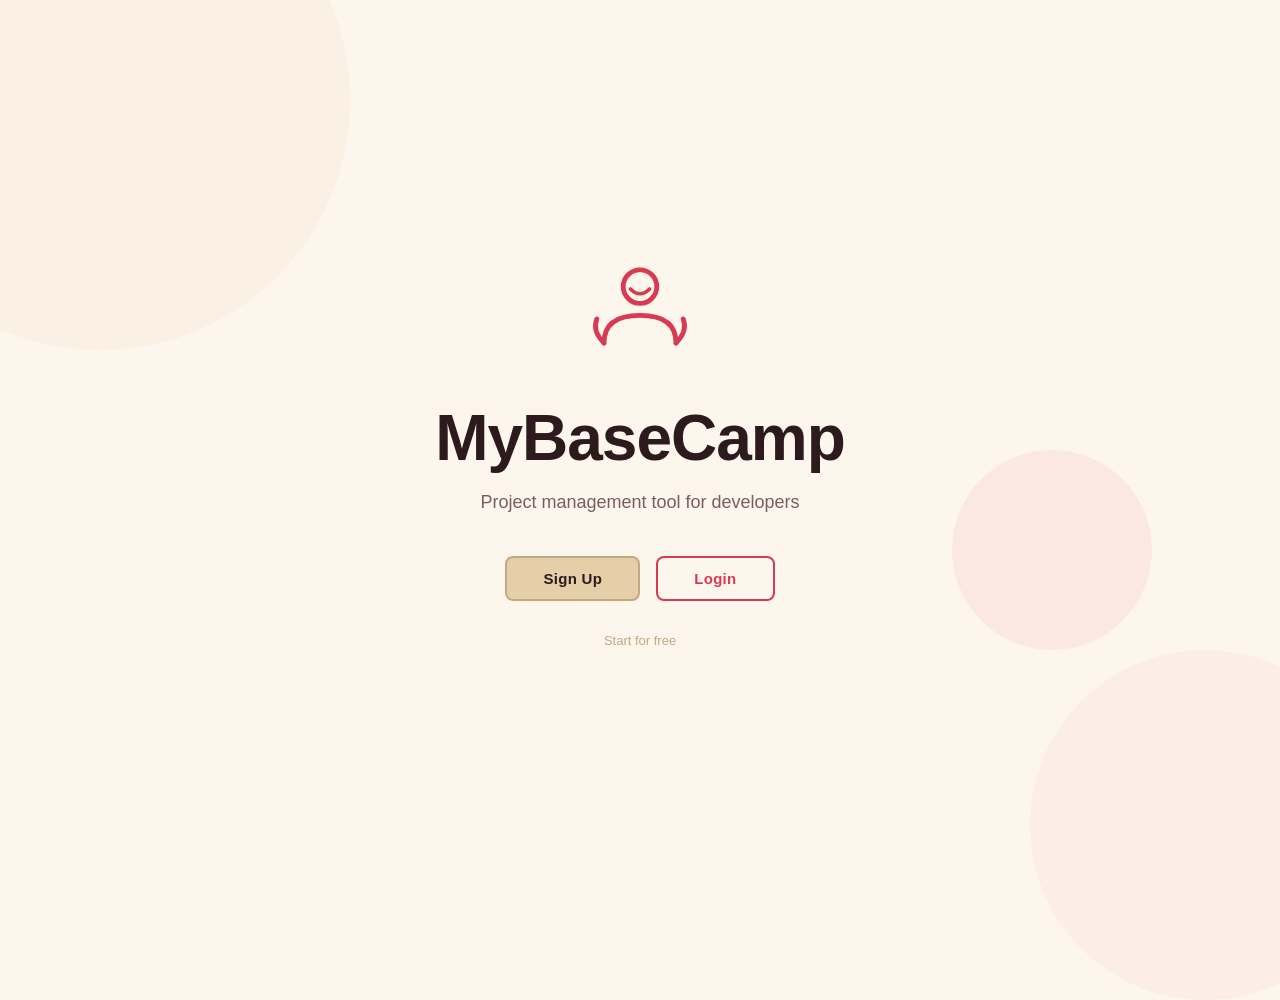
<file: index.html>
<!DOCTYPE html>
<html lang="en">
<head>
  <meta charset="UTF-8">
  <meta name="viewport" content="width=device-width, initial-scale=1.0">
  <title>MyBaseCamp — Project Management Tool</title>
  <link rel="stylesheet" href="../css/style.css">
</head>
<body>

  <div class="bg-circle bg-circle-1"></div>
  <div class="bg-circle bg-circle-2"></div>
  <div class="bg-circle bg-circle-3"></div>

  <main class="container">

    <div class="logo-icon" id="logoIcon">
      <svg viewBox="0 0 100 100" fill="none" xmlns="http://www.w3.org/2000/svg">
        <!-- Head -->
        <circle cx="50" cy="28" r="14" stroke="#1D9E75" stroke-width="4"/>
        
        <path d="M20 75 Q20 52 50 52 Q80 52 80 75"
              stroke="#1D9E75" stroke-width="4" stroke-linecap="round"/>
        
        <path d="M20 75 Q10 65 14 55"
              stroke="#1D9E75" stroke-width="4" stroke-linecap="round"/>
        
        <path d="M80 75 Q90 65 86 55"
              stroke="#1D9E75" stroke-width="4" stroke-linecap="round"/>
        
        <path d="M42 30 Q50 38 58 30"
              stroke="#1D9E75" stroke-width="3" stroke-linecap="round" fill="none"/>
      </svg>
    </div>

    <h1 class="brand-name" id="brandName">MyBaseCamp</h1>

    <p class="tagline" id="tagline">Project management tool for developers</p>

    <div class="btn-group" id="btnGroup">
      <a href="pages/register.html" class="btn btn-primary" id="btnSignup">
        Sign Up
      </a>

      <a href="pages/login.html" class="btn btn-outline" id="btnLogin">
        Login
      </a>
    </div>

    <p class="footer-text" id="footerText">
      Start for free 
    </p>

  </main>

  <script src="../js/index.js"></script>

</body>
</html>
</file>
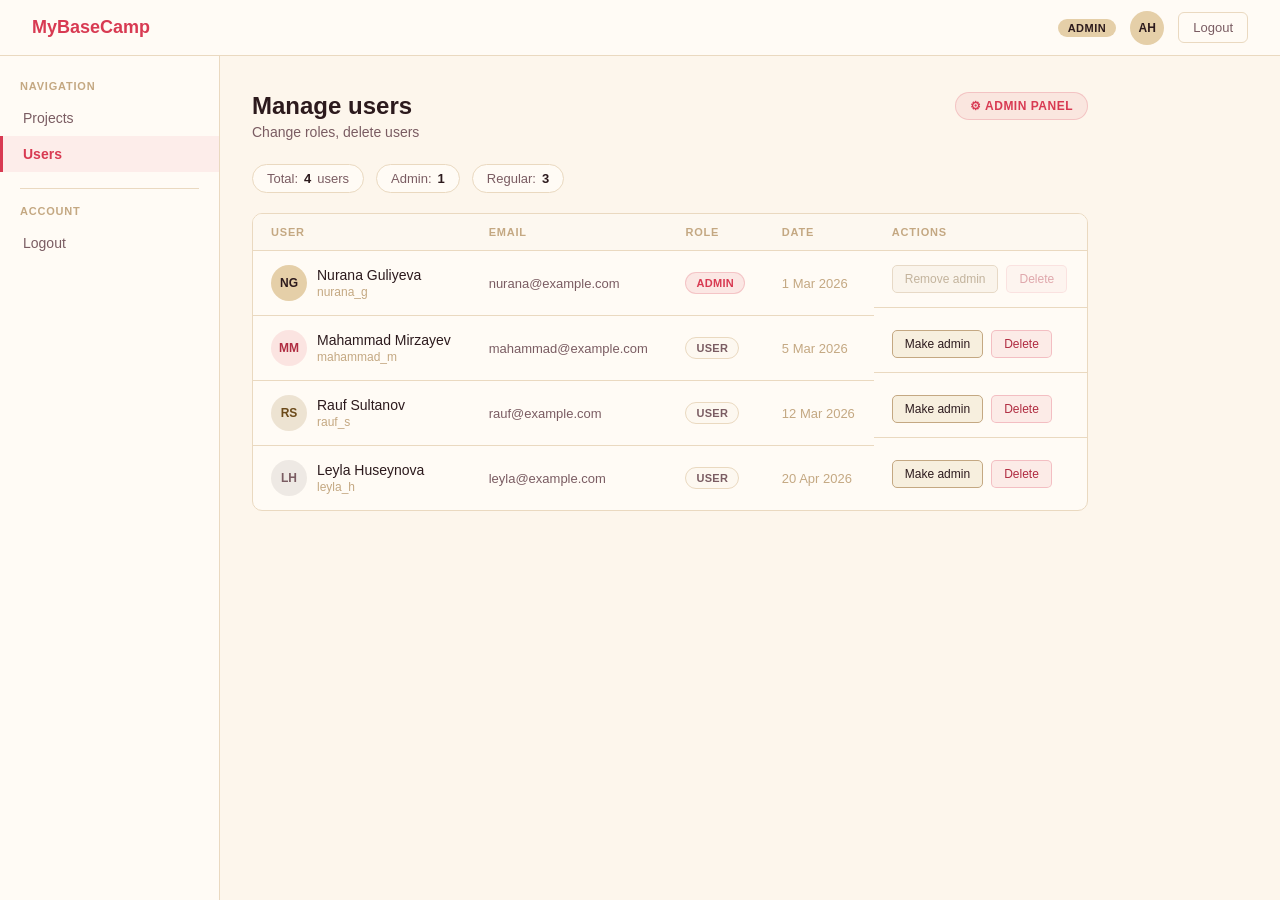
<file: pages/admin.html>
<!DOCTYPE html>
<html lang="en">
<head>
  <meta charset="UTF-8">
  <meta name="viewport" content="width=device-width, initial-scale=1.0">
  <title>Admin Panel — MyBaseCamp</title>
  <link rel="stylesheet" href="../css/admin.css">
</head>
<body>

  <nav>
    <a href="dashboard.html" class="logo">MyBaseCamp</a>

    <div class="nav-right">
      <span class="badge-admin">Admin</span>
      <div class="avatar">AH</div>
      <a href="login.html" class="btn-logout">Logout</a>
    </div>
  </nav>

  <div class="layout">

    <aside class="sidebar">
      <p class="sidebar-title">Navigation</p>
      <a href="dashboard.html" class="sidebar-link">Projects</a>
      <a href="admin.html" class="sidebar-link active">Users</a>

      <div class="sidebar-divider"></div>

      <p class="sidebar-title">Account</p>
      <a href="login.html" class="sidebar-link">Logout</a>
    </aside>

    <main class="main">

      <div class="page-header">
        <div>
          <h1 class="page-title">Manage users</h1>
          <p class="page-subtitle">Change roles, delete users</p>
        </div>

        <span class="admin-tag">⚙ Admin panel</span>
      </div>

      <div class="alert" id="alertBox"></div>

      <div class="summary-bar">
        <div class="summary-pill" id="statTotal">
          Total: <span>4</span> users
        </div>

        <div class="summary-pill" id="statAdmin">
          Admin: <span>1</span>
        </div>

        <div class="summary-pill" id="statUser">
          Regular: <span>3</span>
        </div>
      </div>

      <div class="table-wrapper">
        <table>
          <thead>
            <tr>
              <th>User</th>
              <th>Email</th>
              <th>Role</th>
              <th>Date</th>
              <th>Actions</th>
            </tr>
          </thead>

          <tbody>

            <tr data-user-id="1">
              <td>
                <div class="user-cell">
                  <div class="user-avatar av-green">NG</div>
                  <div>
                    <p class="user-fullname">Nurana Guliyeva</p>
                    <p class="user-date">nurana_g</p>
                  </div>
                </div>
              </td>

              <td class="email-cell">nurana@example.com</td>
              <td><span class="role-badge admin">Admin</span></td>
              <td class="date-cell">1 Mar 2026</td>

              <td class="actions-cell">
                <button class="btn-sm remove-admin" disabled>Remove admin</button>
                <button class="btn-sm delete-user" disabled>Delete</button>
              </td>
            </tr>

            <tr data-user-id="2">
              <td>
                <div class="user-cell">
                  <div class="user-avatar av-purple">MM</div>
                  <div>
                    <p class="user-fullname">Mahammad Mirzayev</p>
                    <p class="user-date">mahammad_m</p>
                  </div>
                </div>
              </td>

              <td class="email-cell">mahammad@example.com</td>
              <td><span class="role-badge user">User</span></td>
              <td class="date-cell">5 Mar 2026</td>

              <td class="actions-cell">
                <button class="btn-sm make-admin btn-make-admin"
                  data-user-id="2" data-user-name="Mahammad Mirzayev">
                  Make admin
                </button>

                <button class="btn-sm delete-user btn-delete-user"
                  data-user-id="2" data-user-name="Mahammad Mirzayev">
                  Delete
                </button>
              </td>
            </tr>

            <tr data-user-id="3">
              <td>
                <div class="user-cell">
                  <div class="user-avatar av-amber">RS</div>
                  <div>
                    <p class="user-fullname">Rauf Sultanov</p>
                    <p class="user-date">rauf_s</p>
                  </div>
                </div>
              </td>

              <td class="email-cell">rauf@example.com</td>
              <td><span class="role-badge user">User</span></td>
              <td class="date-cell">12 Mar 2026</td>

              <td class="actions-cell">
                <button class="btn-sm make-admin btn-make-admin"
                  data-user-id="3" data-user-name="Rauf Sultanov">
                  Make admin
                </button>

                <button class="btn-sm delete-user btn-delete-user"
                  data-user-id="3" data-user-name="Rauf Sultanov">
                  Delete
                </button>
              </td>
            </tr>

            <tr data-user-id="4">
              <td>
                <div class="user-cell">
                  <div class="user-avatar av-blue">LH</div>
                  <div>
                    <p class="user-fullname">Leyla Huseynova</p>
                    <p class="user-date">leyla_h</p>
                  </div>
                </div>
              </td>

              <td class="email-cell">leyla@example.com</td>
              <td><span class="role-badge user">User</span></td>
              <td class="date-cell">20 Apr 2026</td>

              <td class="actions-cell">
                <button class="btn-sm make-admin btn-make-admin"
                  data-user-id="4" data-user-name="Leyla Huseynova">
                  Make admin
                </button>

                <button class="btn-sm delete-user btn-delete-user"
                  data-user-id="4" data-user-name="Leyla Huseynova">
                  Delete
                </button>
              </td>
            </tr>

          </tbody>
        </table>
      </div>

    </main>
  </div>

  <script src="../js/admin.js"></script>
</body>
</html>
</file>
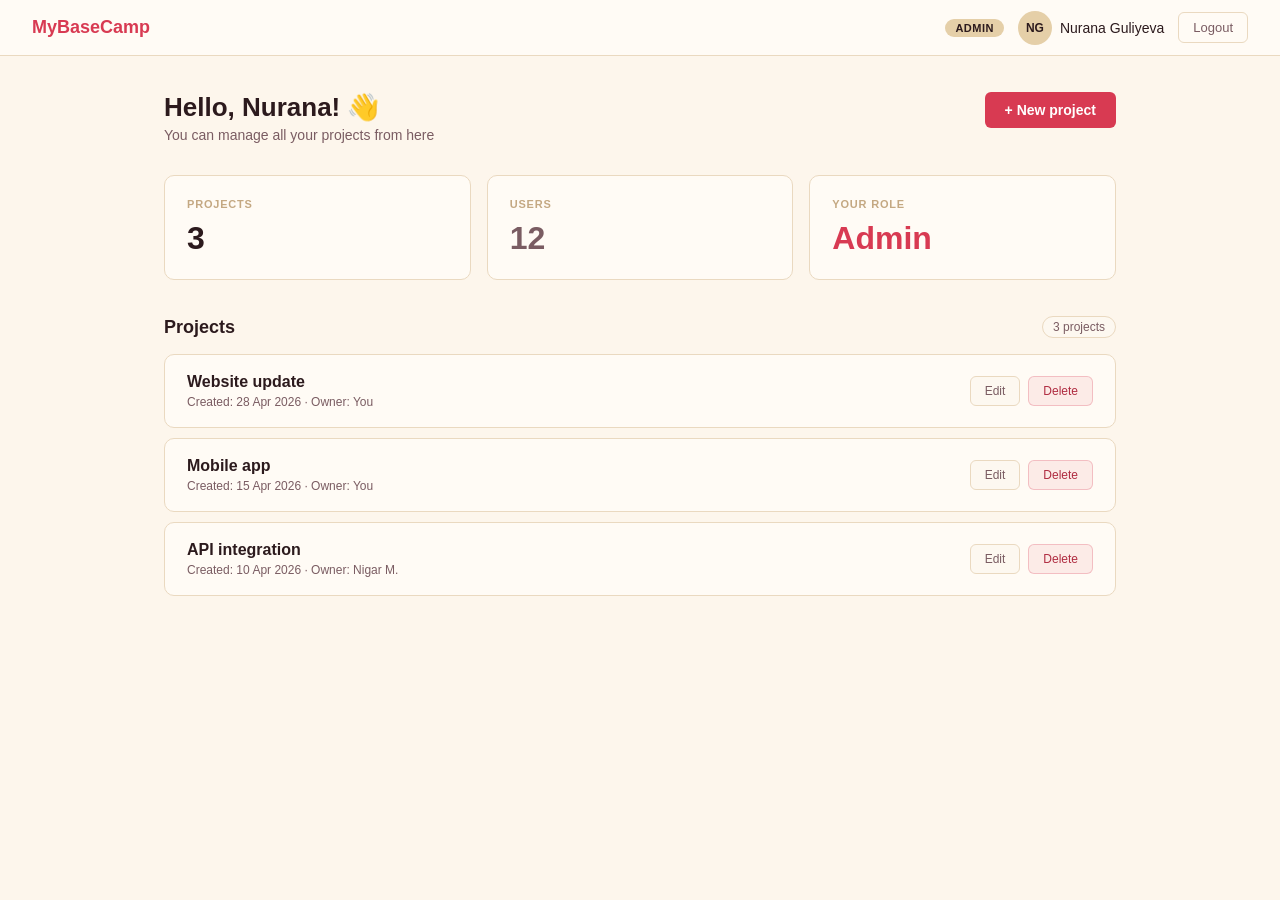
<file: pages/dashboard.html>
<!DOCTYPE html>
<html lang="en">
<head>
  <meta charset="UTF-8">
  <meta name="viewport" content="width=device-width, initial-scale=1.0">
  <title>Dashboard — MyBaseCamp</title>
  <link rel="stylesheet" href="../css/dashboard.css">
</head>
<body>

  <nav>
    <a href="dashboard.html" class="logo">MyBaseCamp</a>

    <div class="nav-right">
      <span class="badge-admin">Admin</span>

      <div class="user-info">
        <div class="avatar">NG</div>
        <span class="user-name">Nurana Guliyeva</span>
      </div>

      <a href="login.html" class="btn-logout">Logout</a>
    </div>
  </nav>

  <div class="main">

    <div class="alert" id="alertMsg"></div>

    <div class="page-header">
      <div>
        <h1 class="page-title">Hello, Nurana! 👋</h1>
        <p class="page-subtitle">You can manage all your projects from here</p>
      </div>

      <a href="projects.html" class="btn-primary">+ New project</a>
    </div>

    <div class="stats-grid">
      <div class="stat-card">
        <p class="stat-label">Projects</p>
        <p class="stat-value" id="statProjects">3</p>
      </div>

      <div class="stat-card">
        <p class="stat-label">Users</p>
        <p class="stat-value blue">12</p>
      </div>

      <div class="stat-card">
        <p class="stat-label">Your role</p>
        <p class="stat-value green">Admin</p>
      </div>
    </div>

    <div class="section-header">
      <h2 class="section-title">Projects</h2>
      <span class="count-badge" id="projectCount">3 projects</span>
    </div>

    <div class="projects-list" id="projectsList">

      <div class="project-card" data-id="1">
        <div class="project-info">
          <p class="project-name">Website update</p>
          <p class="project-meta">Created: 28 Apr 2026 · Owner: You</p>
        </div>

        <div class="project-actions">
          <a href="projects.html" class="btn-edit">Edit</a>
          <button class="btn-delete"
            data-id="1" data-name="Website update">Delete</button>
        </div>
      </div>

      <div class="project-card" data-id="2">
        <div class="project-info">
          <p class="project-name">Mobile app</p>
          <p class="project-meta">Created: 15 Apr 2026 · Owner: You</p>
        </div>

        <div class="project-actions">
          <a href="projects.html" class="btn-edit">Edit</a>
          <button class="btn-delete"
            data-id="2" data-name="Mobile app">Delete</button>
        </div>
      </div>

      <div class="project-card" data-id="3">
        <div class="project-info">
          <p class="project-name">API integration</p>
          <p class="project-meta">Created: 10 Apr 2026 · Owner: Nigar M.</p>
        </div>

        <div class="project-actions">
          <a href="projects.html" class="btn-edit">Edit</a>
          <button class="btn-delete"
            data-id="3" data-name="API integration">Delete</button>
        </div>
      </div>

    </div>

    <div class="empty-state" id="emptyState" style="display:none;">
      <div class="empty-icon">📂</div>
      <p class="empty-title">No projects yet</p>
      <p class="empty-text">Start by creating a new project</p>
    </div>

  </div>

  <script src="../js/dashboard.js"></script>
</body>
</html>
</file>
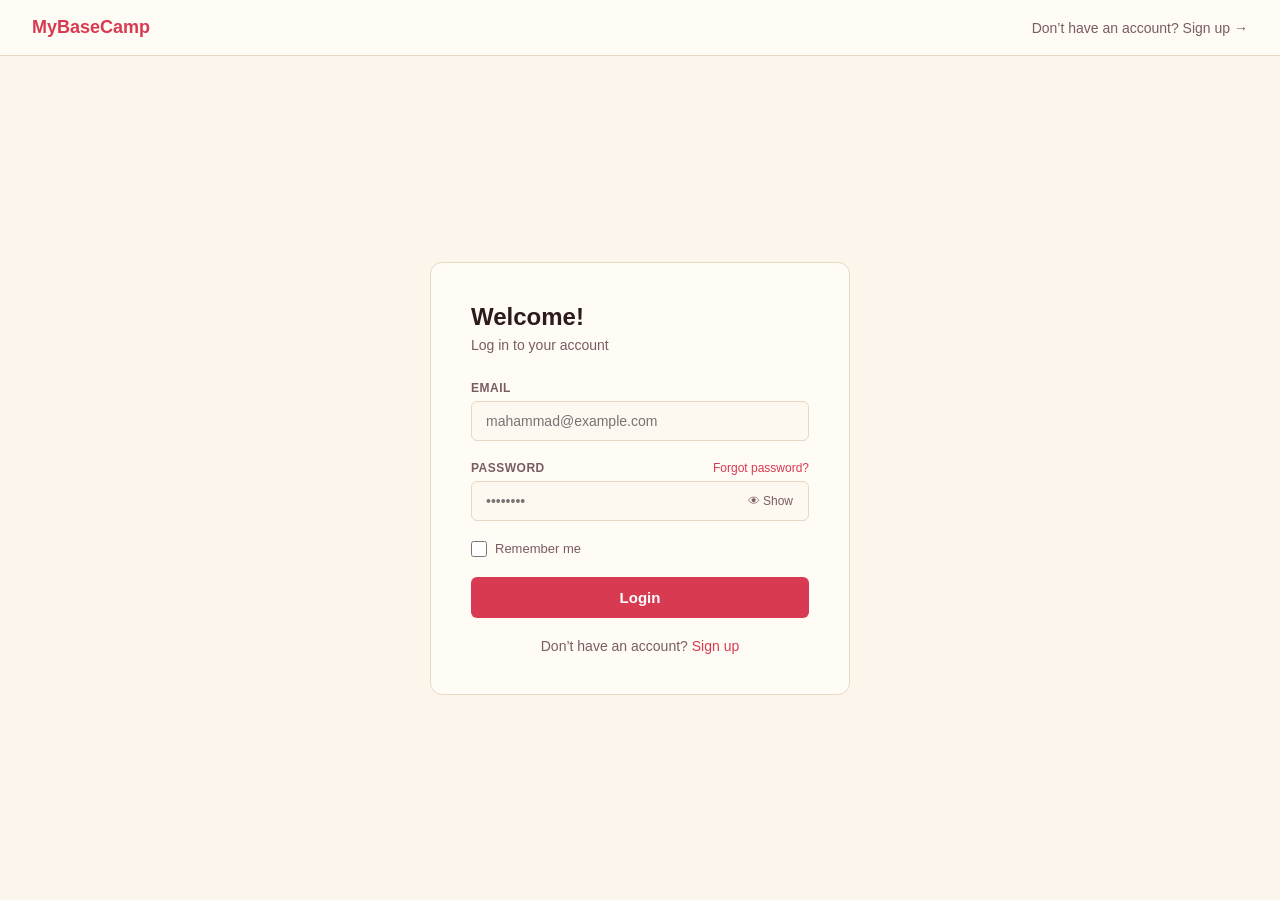
<file: pages/login.html>
<!DOCTYPE html>
<html lang="en">
<head>
  <meta charset="UTF-8">
  <meta name="viewport" content="width=device-width, initial-scale=1.0">
  <title>Login — MyBaseCamp</title>
  <link rel="stylesheet" href="../css/login.css">
</head>
<body>

  <nav>
    <a href="login.html" class="logo">MyBaseCamp</a>
    <a href="register.html" class="nav-link">Don’t have an account? Sign up →</a>
  </nav>

  <div class="page-center">
    <div class="card">

      <h1 class="card-title">Welcome!</h1>
      <p class="card-subtitle">Log in to your account</p>

      <div class="alert-error" id="alertError">
        Email or password is incorrect. Please try again.
      </div>

      <form action="/login" method="POST" id="loginForm">

        <div class="form-group">
          <label for="email">Email</label>
          <input type="email" id="email" name="email"
            placeholder="mahammad@example.com" required autocomplete="email">
        </div>

        <div class="form-group">
          <div class="label-row">
            <label for="password">Password</label>
            <a href="#" class="forgot-link">Forgot password?</a>
          </div>

          <div class="input-wrapper">
            <input type="password" id="password" name="password"
              placeholder="••••••••" required autocomplete="current-password">

            <button type="button" class="toggle-pass" id="togglePassword">
              👁 Show
            </button>
          </div>
        </div>

        <div class="remember-row">
          <input type="checkbox" id="remember" name="remember">
          <label for="remember">Remember me</label>
        </div>

        <button type="submit" class="btn-submit" id="submitBtn">Login</button>

      </form>

      <div class="form-footer">
        Don’t have an account? <a href="register.html">Sign up</a>
      </div>

    </div>
  </div>

  <script src="../js/login.js"></script>
</body>
</html>
</file>
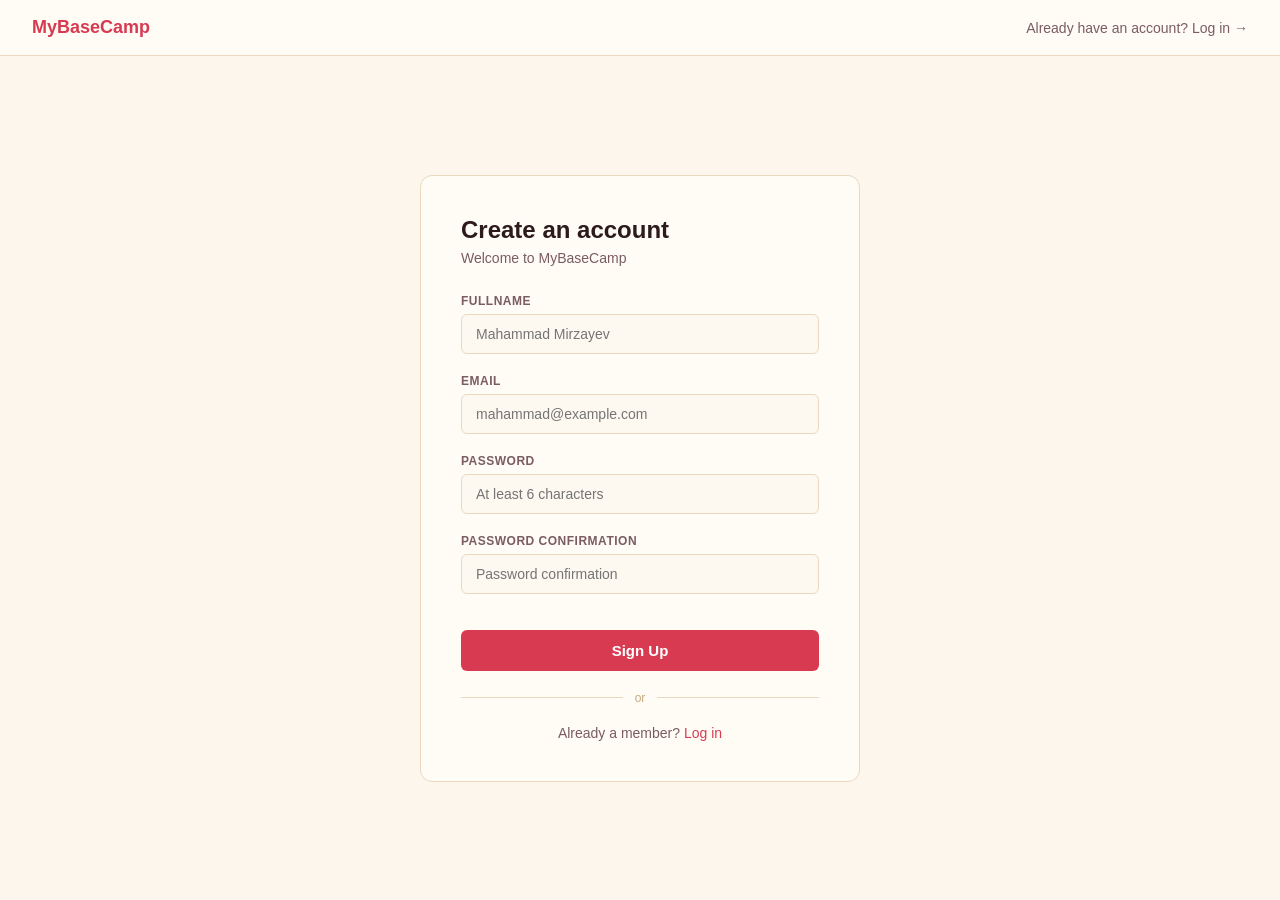
<file: pages/register.html>
<!DOCTYPE html>
<html lang="en">

<head>
  <meta charset="UTF-8">

  <meta name="viewport" content="width=device-width, initial-scale=1.0">

  <title>Sign up — MyBaseCamp</title>

   <link rel="stylesheet" href="../css/register.css">
</head>

<body>

  <nav>
    <a href="index.html" class="logo">MyBaseCamp</a>
    <a href="login.html" class="nav-link">Already have an account? Log in →</a>
  </nav>

  <div class="page-center">
    <div class="card">

      <h1 class="card-title">Create an account</h1>
      <p class="card-subtitle">Welcome to MyBaseCamp</p>

      <form action="/register" method="POST" id="registerForm">

        <div class="form-group">
          <label for="fullname">fullname</label>

          <input
            type="text"
            id="fullname"
            name="fullname"
            placeholder="Mahammad Mirzayev"
            required 
          >
          <span class="error-text" id="fullname-error"> Full name is required</span>
        </div>

        <div class="form-group">
          <label for="email">Email</label>
          <input
            type="email"
            id="email"
            name="email"
            placeholder="mahammad@example.com"
            required
          >
          <span class="error-text" id="email-error">  Full name is required</span>
        </div>

        <div class="form-group">
          <label for="password">Password</label>
          <input
            type="password"
            id="password"
            name="password"
            placeholder="At least 6 characters"
            required
            minlength="6"
          >
          <span class="error-text" id="password-error">Must be at least 6 characters long</span>
        </div>

        <div class="form-group">
          <label for="password_confirm">Password confirmation</label>
          <input
            type="password"
            id="password_confirm"
            name="password_confirm"
            placeholder="Password confirmation"
            required
          >
          <div class="strength-wrapper">
              <div class="strength-line">
                 <div id="strengthBar"></div>
                   </div>

               <span id="strengthText"></span>
                   </div>
          <span class="error-text" id="confirm-error"> Passwords do not match</span>
        </div>

       <button type="submit" class="btn-submit" id="submitBtn">
            Sign Up
        </button>   

      </form>

      <div class="divider">or</div>

      <div class="form-footer">
      Already a member? 
        <a href="login.html">Log in</a>
      </div>

    </div>
  </div>

  <script src="../js/register.js"></script>
</body>
</html>
</file>
<file: css/style.css>
:root {
  --hampton:     #E5CFA8;
  --brick:       #D83A52;
  --brick-dark:  #B02C41;
  --brick-light: #F4AABB;
  --cream:       #FDF6EC;
  --dark:        #2C1A1D;
  --mid:         #7A5C62;
  --faint:       #C4A882;
}

* {
  box-sizing: border-box;
  margin: 0;
  padding: 0;
}
body {
  font-family: 'Segoe UI', Arial, sans-serif;
  background-color: var(--cream);
  min-height: 100vh;
  display: flex;
  align-items: center;
  justify-content: center;
  overflow: hidden;
  position: relative;
}

.bg-circle {
  position: absolute;
  border-radius: 50%;
  opacity: 0.12;
  animation: floatCircle 8s ease-in-out infinite;
  pointer-events: none;
}

.bg-circle-1 {
  width: 500px;
  height: 500px;
  background-color: var(--hampton);
  top: -150px;
  left: -150px;
  animation-delay: 0s;
}

.bg-circle-2 {
  width: 350px;
  height: 350px;
  background-color: var(--brick-light);
  bottom: -100px;
  right: -100px;
  animation-delay: -3s;
}

.bg-circle-3 {
  width: 200px;
  height: 200px;
  background-color: var(--brick);
  top: 50%;
  right: 10%;
  animation-delay: -5s;
  opacity: 0.07;
}

@keyframes floatCircle {
  0%, 100% { transform: translateY(0px);   }
  50%       { transform: translateY(-25px); }
}

.container {
  position: relative;
  z-index: 1;
  display: flex;
  flex-direction: column;
  align-items: center;
  text-align: center;
  padding: 40px 24px;
  opacity: 0;
  transform: translateY(30px);
  transition: opacity 0.7s ease, transform 0.7s ease;
}

.container.loaded {
  opacity: 1;
  transform: translateY(0);
}

.logo-icon {
  width: 120px;
  height: 120px;
  margin-bottom: 28px;
  opacity: 0;
  transform: scale(0.5);
  transition: opacity 0.6s ease 0.1s,
              transform 0.6s cubic-bezier(0.34, 1.56, 0.64, 1) 0.1s;
  cursor: default;
}

.logo-icon.loaded {
  opacity: 1;
  transform: scale(1);
}

.logo-icon:hover {
  transform: scale(1.08);
}

.logo-icon svg {
  width: 100%;
  height: 100%;
}
               
.logo-icon svg circle,
.logo-icon svg path {
  stroke: var(--brick);
  transition: stroke 0.3s ease;
}

.logo-icon:hover svg circle,
.logo-icon:hover svg path {
  stroke: var(--brick-dark);
}

@keyframes spin {
  0%   { transform: rotate(0deg);   }
  30%  { transform: rotate(-15deg); }
  70%  { transform: rotate(10deg);  }
  100% { transform: rotate(0deg);   }
}

.brand-name {
  font-size: clamp(36px, 8vw, 64px);
  font-weight: 800;
  color: var(--dark);
  letter-spacing: -1px;
  margin-bottom: 14px;
  opacity: 0;
  transform: translateY(20px);
  transition: opacity 0.6s ease 0.25s, transform 0.6s ease 0.25s;
}

.brand-name.loaded {
  opacity: 1;
  transform: translateY(0);
}

.tagline {
  font-size: clamp(14px, 3vw, 18px);
  color: var(--mid);
  margin-bottom: 40px;
  max-width: 340px;
  line-height: 1.5;
  opacity: 0;
  transform: translateY(20px);
  transition: opacity 0.6s ease 0.4s, transform 0.6s ease 0.4s;
}

.tagline.loaded {
  opacity: 1;
  transform: translateY(0);
}

.btn-group {
  display: flex;
  gap: 16px;
  flex-wrap: wrap;
  justify-content: center;
  margin-bottom: 32px;
  opacity: 0;
  transform: translateY(20px);
  transition: opacity 0.6s ease 0.55s, transform 0.6s ease 0.55s;
}

.btn-group.loaded {
  opacity: 1;
  transform: translateY(0);
}

.btn {
  display: inline-flex;
  align-items: center;
  justify-content: center;
  padding: 12px 36px;
  border-radius: 8px;
  font-size: 15px;
  font-weight: 600;
  text-decoration: none;
  cursor: pointer;
  transition: all 0.25s ease;
  position: relative;
  overflow: hidden;
  letter-spacing: 0.3px;
}

.btn::after {
  content: '';
  position: absolute;
  width: 0;
  height: 0;
  background: rgba(255, 255, 255, 0.35);
  border-radius: 50%;
  transform: translate(-50%, -50%);
  transition: width 0.4s ease, height 0.4s ease, opacity 0.4s ease;
  opacity: 0;
}

.btn:active::after {
  width: 200px;
  height: 200px;
  opacity: 1;
}

.btn-primary {
  background-color: var(--hampton);
  color: var(--dark);
  border: 2px solid var(--faint);
}

.btn-primary:hover {
  background-color: var(--brick);
  color: #ffffff;
  border-color: var(--brick);
  transform: translateY(-2px);
  box-shadow: 0 8px 24px rgba(216, 58, 82, 0.35);
}

.btn-primary:active {
  transform: translateY(0px);
  background-color: var(--brick-dark);
  border-color: var(--brick-dark);
  box-shadow: 0 4px 12px rgba(216, 58, 82, 0.3);
}
                          
.btn-outline {
  background-color: transparent;
  color: var(--brick);
  border: 2px solid var(--brick);
}

.btn-outline:hover {
  background-color: var(--brick);
  color: #ffffff;
  border-color: var(--brick);
  transform: translateY(-2px);
  box-shadow: 0 8px 24px rgba(216, 58, 82, 0.25);
}

.btn-outline:active {
  transform: translateY(0px);
  background-color: var(--brick-dark);
  border-color: var(--brick-dark);
  box-shadow: 0 4px 12px rgba(216, 58, 82, 0.2);
}

.footer-text {
  font-size: 13px;
  color: var(--faint);
  opacity: 0;
  transition: opacity 0.6s ease 0.7s;
}

.footer-text.loaded {
  opacity: 1;
}

@media (max-width: 400px) {
  .btn-group {
    flex-direction: column;
    width: 100%;
  }

  .btn {
    width: 100%;
  }
}
</file>
<file: css/admin.css>
:root {
  --hampton:    #E5CFA8;
  --brick:      #D83A52;
  --brick-dark: #B02C41;
  --cream:      #FDF6EC;
  --dark:       #2C1A1D;
  --mid:        #7A5C62;
  --faint:      #C4A882;
  --border:     #EAD9C0;
  --card-bg:    #FFFBF5;
  --input-bg:   #FDF8F0;
}

* { box-sizing: border-box; margin: 0; padding: 0; }

body {
  font-family: 'Segoe UI', Arial, sans-serif;
  background-color: var(--cream);
  color: var(--dark);
}

nav {
  background-color: var(--card-bg);
  height: 56px;
  padding: 0 32px;
  display: flex;
  align-items: center;
  justify-content: space-between;
  border-bottom: 1px solid var(--border);
  position: sticky;
  top: 0;
  z-index: 50;
}

.logo { font-size: 18px; font-weight: 700; color: var(--brick); text-decoration: none; transition: color 0.2s; }
.logo:hover { color: var(--brick-dark); }

.nav-right { display: flex; align-items: center; gap: 14px; }

.badge-admin {
  font-size: 11px; font-weight: 600;
  background-color: var(--hampton); color: var(--dark);
  padding: 3px 10px; border-radius: 20px;
  text-transform: uppercase; letter-spacing: 0.5px;
}

.avatar {
  width: 34px; height: 34px; border-radius: 50%;
  background-color: var(--hampton); color: var(--dark);
  display: flex; align-items: center; justify-content: center;
  font-size: 12px; font-weight: 700;
}

.btn-logout {
  font-size: 13px; padding: 7px 14px;
  background: transparent; color: var(--mid);
  border: 1px solid var(--border); border-radius: 6px;
  cursor: pointer; text-decoration: none;
  transition: background-color 0.2s, color 0.2s;
}

.btn-logout:hover { background-color: var(--hampton); color: var(--dark); }

.layout { display: flex; min-height: calc(100vh - 56px); }

.sidebar {
  width: 220px;
  background-color: var(--card-bg);
  border-right: 1px solid var(--border);
  padding: 24px 0;
  flex-shrink: 0;
}

.sidebar-title {
  font-size: 11px; font-weight: 700; color: var(--faint);
  text-transform: uppercase; letter-spacing: 0.8px;
  padding: 0 20px; margin-bottom: 8px;
}

.sidebar-link {
  display: block;
  padding: 10px 20px;
  font-size: 14px; color: var(--mid);
  text-decoration: none;
  border-left: 3px solid transparent;
  transition: background-color 0.15s, color 0.15s;
}

.sidebar-link:hover { background-color: var(--input-bg); color: var(--dark); }
.sidebar-link.active {
  background-color: rgba(216, 58, 82, 0.07);
  color: var(--brick);
  border-left-color: var(--brick);
  font-weight: 600;
}

.sidebar-divider { height: 1px; background-color: var(--border); margin: 16px 20px; }

@media (max-width: 768px) { .sidebar { display: none; } }

.main { flex: 1; padding: 36px 32px; max-width: 900px; }

.page-header {
  display: flex; justify-content: space-between;
  align-items: flex-start; margin-bottom: 24px;
  flex-wrap: wrap; gap: 12px;
}

.page-title { font-size: 24px; font-weight: 700; color: var(--dark); }
.page-subtitle { font-size: 14px; color: var(--mid); margin-top: 4px; }

.admin-tag {
  display: inline-flex; align-items: center; gap: 6px;
  font-size: 12px; font-weight: 600;
  background-color: rgba(216, 58, 82, 0.08);
  color: var(--brick);
  padding: 6px 14px; border-radius: 20px;
  text-transform: uppercase; letter-spacing: 0.5px;
  border: 1px solid rgba(216, 58, 82, 0.2);
}

.alert { border-radius: 8px; padding: 12px 16px; font-size: 14px; margin-bottom: 20px; display: none; }

.alert.success {
  background-color: rgba(229, 207, 168, 0.3);
  color: var(--dark);
  border: 1px solid var(--hampton);
}

.alert.error {
  background-color: rgba(216, 58, 82, 0.08);
  color: var(--brick-dark);
  border: 1px solid rgba(216, 58, 82, 0.25);
}

.alert.show { display: block; }

.summary-bar { display: flex; gap: 12px; margin-bottom: 20px; flex-wrap: wrap; }

.summary-pill {
  display: flex; align-items: center; gap: 6px;
  font-size: 13px; color: var(--mid);
  background-color: var(--card-bg); border: 1px solid var(--border);
  border-radius: 20px; padding: 6px 14px;
}

.summary-pill span { font-weight: 700; color: var(--dark); }

.table-wrapper {
  background-color: var(--card-bg);
  border-radius: 10px;
  border: 1px solid var(--border);
  overflow: hidden;
  overflow-x: auto;
}

table { width: 100%; border-collapse: collapse; }

thead { background-color: var(--input-bg); }

th {
  text-align: left;
  font-size: 11px; font-weight: 700; color: var(--faint);
  text-transform: uppercase; letter-spacing: 0.8px;
  padding: 12px 18px;
  border-bottom: 1px solid var(--border);
  white-space: nowrap;
}

td {
  padding: 14px 18px;
  font-size: 14px; color: var(--dark);
  border-bottom: 1px solid var(--border);
  vertical-align: middle;
}

tr:last-child td { border-bottom: none; }
tbody tr:hover td { background-color: rgba(229, 207, 168, 0.15); }
.user-cell { display: flex; align-items: center; gap: 10px; }

.user-avatar {
  width: 36px; height: 36px; border-radius: 50%;
  display: flex; align-items: center; justify-content: center;
  font-size: 12px; font-weight: 700; flex-shrink: 0;
}

.av-green  { background-color: var(--hampton); color: var(--dark); }
.av-purple { background-color: rgba(216, 58, 82, 0.12); color: var(--brick-dark); }
.av-amber  { background-color: rgba(196, 168, 130, 0.3); color: #6B4A1A; }
.av-blue   { background-color: rgba(44, 26, 29, 0.08); color: var(--mid); }

.user-fullname { font-weight: 500; color: var(--dark); }
.user-date     { font-size: 12px; color: var(--faint); margin-top: 2px; }
.email-cell    { color: var(--mid); font-size: 13px; }
.date-cell     { color: var(--faint); font-size: 13px; }

.role-badge {
  display: inline-block;
  font-size: 11px; font-weight: 600;
  padding: 4px 10px; border-radius: 20px;
  text-transform: uppercase; letter-spacing: 0.3px;
}

.role-badge.admin {
  background-color: rgba(216, 58, 82, 0.1);
  color: var(--brick);
  border: 1px solid rgba(216, 58, 82, 0.2);
}

.role-badge.user {
  background-color: var(--input-bg);
  color: var(--mid);
  border: 1px solid var(--border);
}

.actions-cell { display: flex; gap: 8px; flex-wrap: wrap; }

.btn-sm {
  padding: 6px 12px; border-radius: 5px;
  font-size: 12px; font-weight: 500;
  cursor: pointer; border: 1px solid;
  transition: background-color 0.15s;
  white-space: nowrap;
}

.btn-sm.make-admin {
  background-color: rgba(229, 207, 168, 0.3);
  color: var(--dark);
  border-color: var(--faint);
}

.btn-sm.make-admin:hover { background-color: var(--hampton); }

.btn-sm.remove-admin {
  background-color: rgba(196, 168, 130, 0.2);
  color: #6B4A1A;
  border-color: var(--faint);
}

.btn-sm.remove-admin:hover { background-color: rgba(196, 168, 130, 0.4); }
.btn-sm.delete-user {
  background-color: rgba(216, 58, 82, 0.08);
  color: var(--brick-dark);
  border-color: rgba(216, 58, 82, 0.25);
}

.btn-sm.delete-user:hover { background-color: rgba(216, 58, 82, 0.18); }

.btn-sm:disabled { opacity: 0.4; cursor: not-allowed; }
</file>
<file: css/dashboard.css>
:root {
  --hampton:    #E5CFA8;
  --brick:      #D83A52;
  --brick-dark: #B02C41;
  --cream:      #FDF6EC;
  --dark:       #2C1A1D;
  --mid:        #7A5C62;
  --faint:      #C4A882;
  --border:     #EAD9C0;
  --card-bg:    #FFFBF5;
  --input-bg:   #FDF8F0;
}

* { box-sizing: border-box; margin: 0; padding: 0; }

body {
  font-family: 'Segoe UI', Arial, sans-serif;
  background-color: var(--cream);
  color: var(--dark);
}

nav {
  background-color: var(--card-bg);
  height: 56px;
  padding: 0 32px;
  display: flex;
  align-items: center;
  justify-content: space-between;
  border-bottom: 1px solid var(--border);
  position: sticky;
  top: 0;
  z-index: 50;
}

.logo {
  font-size: 18px;
  font-weight: 700;
  color: var(--brick);
  text-decoration: none;
  transition: color 0.2s;
}

.logo:hover { color: var(--brick-dark); }

.nav-right { display: flex; align-items: center; gap: 14px; }

.badge-admin {
  font-size: 11px;
  font-weight: 600;
  background-color: var(--hampton);
  color: var(--dark);
  padding: 3px 10px;
  border-radius: 20px;
  text-transform: uppercase;
  letter-spacing: 0.5px;
}

.user-info { display: flex; align-items: center; gap: 8px; }

.avatar {
  width: 34px;
  height: 34px;
  border-radius: 50%;
  background-color: var(--hampton);
  color: var(--dark);
  display: flex;
  align-items: center;
  justify-content: center;
  font-size: 12px;
  font-weight: 700;
}

.user-name { font-size: 14px; font-weight: 500; color: var(--dark); }

.btn-logout {
  font-size: 13px;
  padding: 7px 14px;
  background: transparent;
  color: var(--mid);
  border: 1px solid var(--border);
  border-radius: 6px;
  cursor: pointer;
  text-decoration: none;
  transition: background-color 0.2s, color 0.2s;
}

.btn-logout:hover { background-color: var(--hampton); color: var(--dark); }

.main { max-width: 1000px; margin: 0 auto; padding: 36px 24px; }

.alert {
  border-radius: 8px;
  padding: 12px 16px;
  font-size: 14px;
  margin-bottom: 20px;
  display: none;
}

.alert.success {
  background-color: rgba(229, 207, 168, 0.3);
  color: var(--dark);
  border: 1px solid var(--hampton);
}

.alert.warning {
  background-color: rgba(216, 58, 82, 0.08);
  color: var(--brick-dark);
  border: 1px solid rgba(216, 58, 82, 0.25);
}

.alert.show { display: block; }

.page-header {
  display: flex;
  justify-content: space-between;
  align-items: flex-start;
  margin-bottom: 32px;
  flex-wrap: wrap;
  gap: 16px;
}

.page-title { font-size: 26px; font-weight: 700; color: var(--dark); }
.page-subtitle { font-size: 14px; color: var(--mid); margin-top: 4px; }

.btn-primary {
  display: inline-flex;
  align-items: center;
  gap: 6px;
  padding: 10px 20px;
  background-color: var(--brick);
  color: #ffffff;
  border: none;
  border-radius: 6px;
  font-size: 14px;
  font-weight: 600;
  cursor: pointer;
  text-decoration: none;
  white-space: nowrap;
  transition: background-color 0.2s, box-shadow 0.2s;
}

.btn-primary:hover {
  background-color: var(--brick-dark);
  box-shadow: 0 6px 18px rgba(216, 58, 82, 0.3);
}

.stats-grid {
  display: grid;
  grid-template-columns: repeat(3, 1fr);
  gap: 16px;
  margin-bottom: 36px;
}

@media (max-width: 600px) { .stats-grid { grid-template-columns: 1fr; } }

.stat-card {
  background-color: var(--card-bg);
  border-radius: 10px;
  border: 1px solid var(--border);
  padding: 22px;
}

.stat-label {
  font-size: 11px;
  font-weight: 700;
  color: var(--faint);
  text-transform: uppercase;
  letter-spacing: 0.8px;
  margin-bottom: 10px;
}

.stat-value { font-size: 32px; font-weight: 700; color: var(--dark); }
.stat-value.green { color: var(--brick); }
.stat-value.blue  { color: var(--mid); }

.section-header {
  display: flex;
  justify-content: space-between;
  align-items: center;
  margin-bottom: 16px;
}

.section-title { font-size: 18px; font-weight: 600; color: var(--dark); }

.count-badge {
  font-size: 12px;
  background-color: var(--input-bg);
  color: var(--mid);
  padding: 3px 10px;
  border-radius: 20px;
  border: 1px solid var(--border);
}

.projects-list { display: flex; flex-direction: column; gap: 10px; }

.project-card {
  background-color: var(--card-bg);
  border-radius: 10px;
  border: 1px solid var(--border);
  padding: 18px 22px;
  display: flex;
  justify-content: space-between;
  align-items: center;
  gap: 16px;
  transition: box-shadow 0.2s, border-color 0.2s;
}

.project-card:hover {
  box-shadow: 0 4px 16px rgba(44, 26, 29, 0.08);
  border-color: var(--faint);
}

.project-info { flex: 1; min-width: 0; }

.project-name {
  font-size: 16px;
  font-weight: 600;
  color: var(--dark);
  margin-bottom: 4px;
  overflow: hidden;
  text-overflow: ellipsis;
  white-space: nowrap;
}

.project-meta { font-size: 12px; color: var(--mid); }

.project-actions { display: flex; gap: 8px; flex-shrink: 0; }

.btn-edit {
  padding: 7px 14px;
  background-color: var(--input-bg);
  color: var(--mid);
  border: 1px solid var(--border);
  border-radius: 6px;
  font-size: 12px;
  font-weight: 500;
  cursor: pointer;
  text-decoration: none;
  transition: background-color 0.2s;
}

.btn-edit:hover { background-color: var(--hampton); color: var(--dark); }

.btn-delete {
  padding: 7px 14px;
  background-color: rgba(216, 58, 82, 0.08);
  color: var(--brick-dark);
  border: 1px solid rgba(216, 58, 82, 0.25);
  border-radius: 6px;
  font-size: 12px;
  font-weight: 500;
  cursor: pointer;
  transition: background-color 0.2s;
}

.btn-delete:hover    { background-color: rgba(216, 58, 82, 0.18); }
.btn-delete:disabled { opacity: 0.5; cursor: not-allowed; }

.empty-state {
  text-align: center;
  padding: 60px 24px;
  background-color: var(--card-bg);
  border-radius: 10px;
  border: 1px dashed var(--faint);
}

.empty-icon  { font-size: 48px; margin-bottom: 16px; opacity: 0.4; }
.empty-title { font-size: 16px; font-weight: 600; color: var(--mid); margin-bottom: 6px; }
.empty-text  { font-size: 14px; color: var(--faint); }

@media (max-width: 560px) {
  .project-card { flex-direction: column; align-items: flex-start; }
  .project-actions { width: 100%; }
  .btn-edit, .btn-delete { flex: 1; text-align: center; }
  .user-name { display: none; }
}
</file>
<file: css/login.css>
:root {
  --hampton:    #E5CFA8;
  --brick:      #D83A52;
  --brick-dark: #B02C41;
  --cream:      #FDF6EC;
  --dark:       #2C1A1D;
  --mid:        #7A5C62;
  --faint:      #C4A882;
  --border:     #EAD9C0;
  --card-bg:    #FFFBF5;
  --input-bg:   #FDF8F0;
}

* { box-sizing: border-box; margin: 0; padding: 0; }

body {
  font-family: 'Segoe UI', Arial, sans-serif;
  background-color: var(--cream);
  min-height: 100vh;
  display: flex;
  flex-direction: column;
}

nav {
  background-color: var(--card-bg);
  height: 56px;
  padding: 0 32px;
  display: flex;
  align-items: center;
  justify-content: space-between;
  border-bottom: 1px solid var(--border);
}

.logo {
  font-size: 18px;
  font-weight: 700;
  color: var(--brick);
  text-decoration: none;
  transition: color 0.2s;
}

.logo:hover { color: var(--brick-dark); }

.nav-link { font-size: 14px; color: var(--mid); text-decoration: none; transition: color 0.2s; }
.nav-link:hover { color: var(--brick); }

.page-center {
  flex: 1;
  display: flex;
  align-items: center;
  justify-content: center;
  padding: 40px 24px;
}

.card {
  background-color: var(--card-bg);
  border-radius: 12px;
  border: 1px solid var(--border);
  padding: 40px;
  width: 100%;
  max-width: 420px;
}

.card-title { font-size: 24px; font-weight: 700; color: var(--dark); margin-bottom: 6px; }
.card-subtitle { font-size: 14px; color: var(--mid); margin-bottom: 28px; }

.alert-error {
  background-color: rgba(216, 58, 82, 0.08);
  color: var(--brick-dark);
  border: 1px solid rgba(216, 58, 82, 0.3);
  border-radius: 6px;
  padding: 12px 14px;
  font-size: 13px;
  margin-bottom: 20px;
  display: none;
}

.alert-error.show { display: block; }

.form-group { margin-bottom: 20px; }

.label-row {
  display: flex;
  justify-content: space-between;
  align-items: center;
  margin-bottom: 6px;
}

label {
  display: block;
  font-size: 12px;
  font-weight: 600;
  color: var(--mid);
  text-transform: uppercase;
  letter-spacing: 0.5px;
  margin-bottom: 6px;
}

.label-row label { margin-bottom: 0; }

.forgot-link { font-size: 12px; color: var(--brick); text-decoration: none; }
.forgot-link:hover { text-decoration: underline; color: var(--brick-dark); }

.input-wrapper { position: relative; }

input[type="email"],
input[type="password"] {
  width: 100%;
  padding: 11px 14px;
  border: 1.5px solid var(--border);
  border-radius: 6px;
  font-size: 14px;
  color: var(--dark);
  background-color: var(--input-bg);
  outline: none;
  transition: border-color 0.2s, box-shadow 0.2s;
}

.input-wrapper input { padding-right: 90px; }

input:focus {
  border-color: var(--brick);
  background-color: var(--card-bg);
  box-shadow: 0 0 0 3px rgba(216, 58, 82, 0.12);
}

input.error { border-color: var(--brick-dark); }

.toggle-pass {
  position: absolute;
  right: 10px;
  top: 50%;
  transform: translateY(-50%);
  background: none;
  border: none;
  font-size: 12px;
  color: var(--mid);
  cursor: pointer;
  padding: 4px 6px;
}

.toggle-pass:hover { color: var(--brick); }

.remember-row {
  display: flex;
  align-items: center;
  gap: 8px;
  margin-bottom: 20px;
}

.remember-row input[type="checkbox"] {
  width: 16px;
  height: 16px;
  cursor: pointer;
  accent-color: var(--brick);
}

.remember-row label {
  font-size: 13px;
  text-transform: none;
  letter-spacing: 0;
  color: var(--mid);
  cursor: pointer;
  font-weight: 400;
  margin-bottom: 0;
}

.btn-submit {
  width: 100%;
  padding: 12px;
  background-color: var(--brick);
  color: #ffffff;
  border: none;
  border-radius: 6px;
  font-size: 15px;
  font-weight: 600;
  cursor: pointer;
  transition: background-color 0.2s, box-shadow 0.2s;
}

.btn-submit:hover {
  background-color: var(--brick-dark);
  box-shadow: 0 6px 18px rgba(216, 58, 82, 0.3);
}

.btn-submit:active   { transform: scale(0.99); }
.btn-submit:disabled { opacity: 0.6; cursor: not-allowed; }

.form-footer { text-align: center; margin-top: 20px; font-size: 14px; color: var(--mid); }
.form-footer a { color: var(--brick); text-decoration: none; font-weight: 500; }
.form-footer a:hover { text-decoration: underline; color: var(--brick-dark); }

@media (max-width: 480px) {
  .card { padding: 28px 20px; }
}
</file>
<file: css/register.css>
:root {
  --hampton:    #E5CFA8;
  --brick:      #D83A52;
  --brick-dark: #B02C41;
  --cream:      #FDF6EC;
  --dark:       #2C1A1D;
  --mid:        #7A5C62;
  --faint:      #C4A882;
  --border:     #EAD9C0;
  --card-bg:    #FFFBF5;
  --input-bg:   #FDF8F0;
}

* { box-sizing: border-box; margin: 0; padding: 0; }

body {
  font-family: 'Segoe UI', Arial, sans-serif;
  background-color: var(--cream);
  min-height: 100vh;
  display: flex;
  flex-direction: column;
}

nav {
  background-color: var(--card-bg);
  height: 56px;
  padding: 0 32px;
  display: flex;
  align-items: center;
  justify-content: space-between;
  border-bottom: 1px solid var(--border);
}

.logo {
  font-size: 18px;
  font-weight: 700;
  color: var(--brick);
  text-decoration: none;
  transition: color 0.2s;
}

.logo:hover { color: var(--brick-dark); }

.nav-link {
  font-size: 14px;
  color: var(--mid);
  text-decoration: none;
  transition: color 0.2s;
}

.nav-link:hover { color: var(--brick); }

.page-center {
  flex: 1;
  display: flex;
  align-items: center;
  justify-content: center;
  padding: 40px 24px;
}

.card {
  background-color: var(--card-bg);
  border-radius: 12px;
  border: 1px solid var(--border);
  padding: 40px;
  width: 100%;
  max-width: 440px;
}

.card-title {
  font-size: 24px;
  font-weight: 700;
  color: var(--dark);
  margin-bottom: 6px;
}

.card-subtitle {
  font-size: 14px;
  color: var(--mid);
  margin-bottom: 28px;
}

.form-group { margin-bottom: 20px; }

label {
  display: block;
  font-size: 12px;
  font-weight: 600;
  color: var(--mid);
  text-transform: uppercase;
  letter-spacing: 0.5px;
  margin-bottom: 6px;
}

input[type="text"],
input[type="email"],
input[type="password"] {
  width: 100%;
  padding: 11px 14px;
  border: 1.5px solid var(--border);
  border-radius: 6px;
  font-size: 14px;
  color: var(--dark);
  background-color: var(--input-bg);
  outline: none;
  transition: border-color 0.2s, box-shadow 0.2s;
}

input:focus {
  border-color: var(--brick);
  background-color: var(--card-bg);
  box-shadow: 0 0 0 3px rgba(216, 58, 82, 0.12);
}

input.error { border-color: var(--brick-dark); }

.error-text {
  font-size: 12px;
  color: var(--brick-dark);
  margin-top: 5px;
  display: none;
}

.error-text.visible { display: block; }

.strength-wrapper { display: flex; align-items: center; gap: 10px; margin-top: 8px; }

.strength-bar-bg {
  flex: 1;
  height: 4px;
  background-color: var(--border);
  border-radius: 4px;
  overflow: hidden;
}

.strength-bar {
  height: 100%;
  width: 0%;
  border-radius: 4px;
  transition: width 0.3s ease, background-color 0.3s ease;
}

.strength-text { font-size: 11px; font-weight: 600; min-width: 60px; }

.btn-submit {
  width: 100%;
  padding: 12px;
  background-color: var(--brick);
  color: #ffffff;
  border: none;
  border-radius: 6px;
  font-size: 15px;
  font-weight: 600;
  cursor: pointer;
  transition: background-color 0.2s, box-shadow 0.2s, transform 0.1s;
  margin-top: 8px;
}

.btn-submit:hover {
  background-color: var(--brick-dark);
  box-shadow: 0 6px 18px rgba(216, 58, 82, 0.3);
}

.btn-submit:active   { transform: scale(0.99); }
.btn-submit:disabled { opacity: 0.6; cursor: not-allowed; }

.divider {
  display: flex;
  align-items: center;
  gap: 12px;
  margin: 20px 0;
  color: var(--faint);
  font-size: 12px;
}

.divider::before,
.divider::after {
  content: '';
  flex: 1;
  height: 1px;
  background-color: var(--border);
}

.form-footer { text-align: center; font-size: 14px; color: var(--mid); }
.form-footer a { color: var(--brick); text-decoration: none; font-weight: 500; }
.form-footer a:hover { text-decoration: underline; color: var(--brick-dark); }

@media (max-width: 480px) {
  .card { padding: 28px 20px; }
}
</file>
